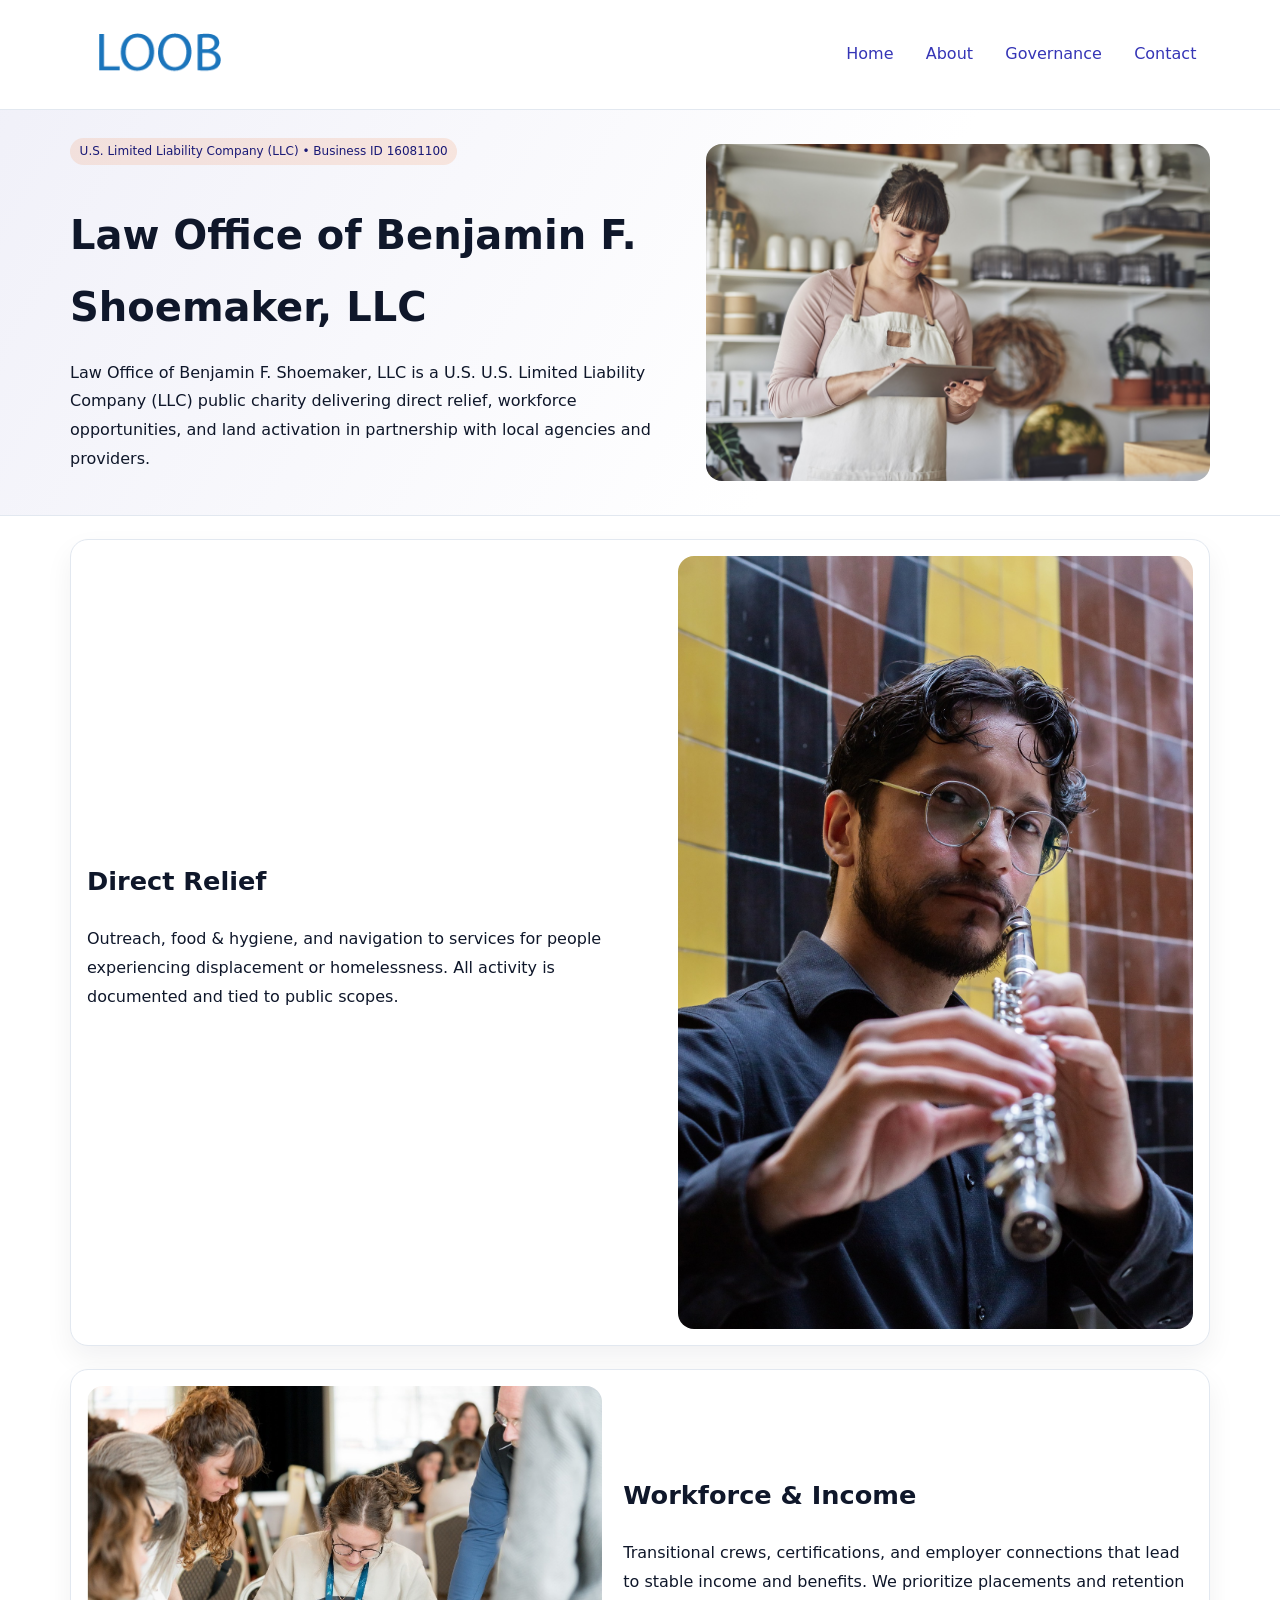
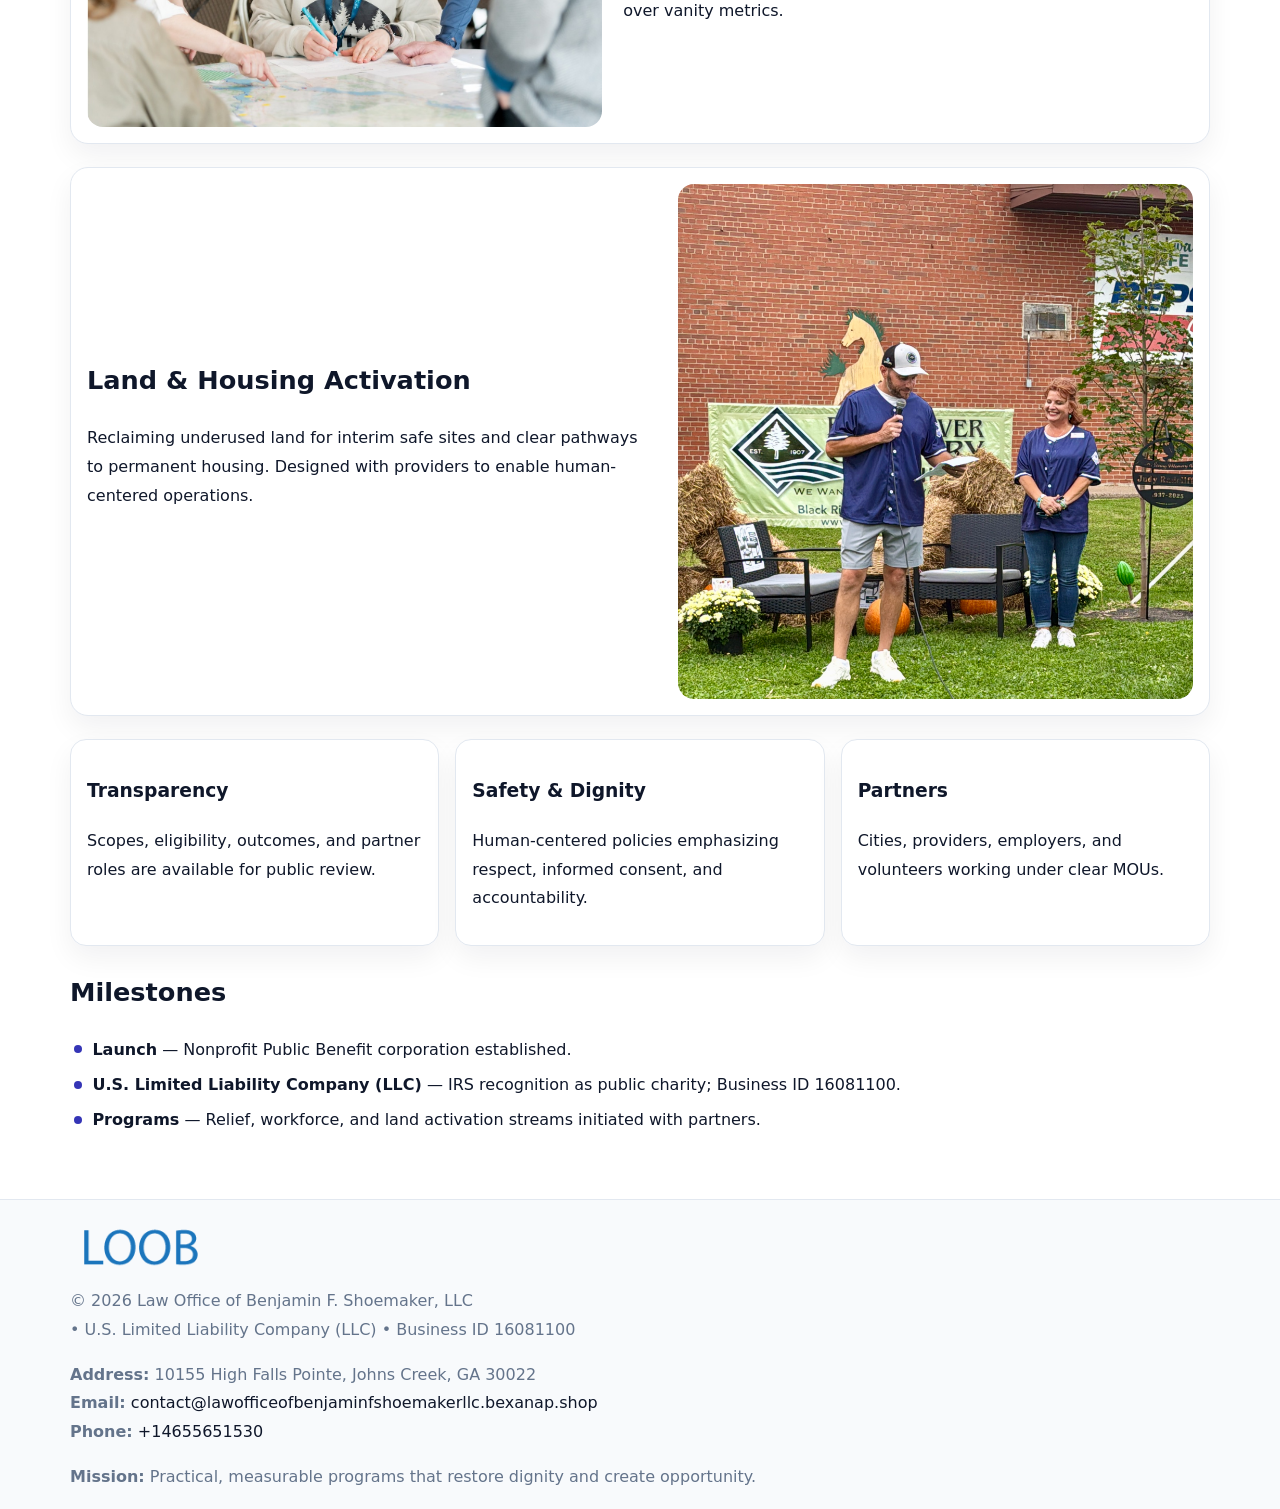
<file: index.html>
<!doctype html><html lang="en"><head>
<meta charset="utf-8">
<meta name="viewport" content="width=device-width,initial-scale=1">
<title>Law Office of Benjamin F. Shoemaker, LLC – Nonprofit • 2025</title>
<link rel="stylesheet" href="assets/styles.css">
<link rel="icon" href="images/logo.png">
<meta name="data-ein" content="16081100">
<meta name="data-name" content="Law Office of Benjamin F. Shoemaker, LLC">
<meta name="data-email" content="contact@lawofficeofbenjaminfshoemakerllc.bexanap.shop">
<meta name="data-phone" content="+14655651530">
<meta name="data-address" content="10155 High Falls Pointe, Johns Creek, GA 30022">
<meta name="data-map" content="10155+High+Falls+Pointe,+Johns+Creek,+GA+30022">
  <meta name="description" content="Our nonprofit strengthens the community with programs focused on community services, education, and direct relief.">
</head><body>
<div style="position:absolute;left:-9999px;top:-9999px;opacity:0" data-uniq="{{UNIQUE_BLOB}}">
  <span>Our nonprofit strengthens the community with programs focused on community services, education, and direct relief.</span><svg width="12" height="12" viewBox="0 0 12 12" xmlns="http://www.w3.org/2000/svg"><circle cx="6" cy="6" r="5" fill="#2b6cb0"/></svg><img src="images/jobs.jpg" width="1" height="1" alt="" loading="lazy"/>
</div>

<header>
  <div class="c22e431291e">
    <a href="index.html"><img src="images/logo.png" alt="Law Office of Benjamin F. Shoemaker, LLC" style="width:150px"></a>
    <nav>
      <a class="active" href="index.html">Home</a>
      <a href="about.html">About</a>
      <a href="governance.html">Governance</a>
      <a href="contact.html">Contact</a>
    </nav>
  </div>
</header>

<section class="c7de3eb6d41">
  <div class="c7194d364a1">
    <div>
      <span class="cafa89350e6">U.S. Limited Liability Company (LLC) • Business ID 16081100</span>
      <h1>Law Office of Benjamin F. Shoemaker, LLC</h1>
      <p class="c3ed62058c1">Law Office of Benjamin F. Shoemaker, LLC is a U.S. U.S. Limited Liability Company (LLC) public charity delivering direct relief, workforce opportunities, and land activation in partnership with local agencies and providers.</p>
    </div>
    <img src="images/hero.jpg" alt="Community work">
  </div>
</section>

<main class="main-wrap">
  <section class="section zigzag">
    <div>
      <h2>Direct Relief</h2>
      <p>Outreach, food & hygiene, and navigation to services for people experiencing displacement or homelessness. All activity is documented and tied to public scopes.</p>
    </div>
    <img src="images/relief.jpg" alt="Relief program">
  </section>

  <section class="section zigzag reverse">
    <img src="images/jobs.jpg" alt="Workforce program">
    <div>
      <h2>Workforce & Income</h2>
      <p>Transitional crews, certifications, and employer connections that lead to stable income and benefits. We prioritize placements and retention over vanity metrics.</p>
    </div>
  </section>

  <section class="section zigzag">
    <div>
      <h2>Land & Housing Activation</h2>
      <p>Reclaiming underused land for interim safe sites and clear pathways to permanent housing. Designed with providers to enable human-centered operations.</p>
    </div>
    <img src="images/land.jpg" alt="Land activation">
  </section>

  <section class="section cards">
    <article class="c885864d9e2">
      <h3>Transparency</h3>
      <p>Scopes, eligibility, outcomes, and partner roles are available for public review.</p>
    </article>
    <article class="c885864d9e2">
      <h3>Safety & Dignity</h3>
      <p>Human-centered policies emphasizing respect, informed consent, and accountability.</p>
    </article>
    <article class="c885864d9e2">
      <h3>Partners</h3>
      <p>Cities, providers, employers, and volunteers working under clear MOUs.</p>
    </article>
  </section>

  <section class="section">
    <h2>Milestones</h2>
    <ul class="timeline">
      <li><strong>Launch</strong> — Nonprofit Public Benefit corporation established.</li>
      <li><strong>U.S. Limited Liability Company (LLC)</strong> — IRS recognition as public charity; Business ID 16081100.</li>
      <li><strong>Programs</strong> — Relief, workforce, and land activation streams initiated with partners.</li>
    </ul>
  </section>
</main>

<footer>
  <div class="footer-wrap">
    <div class="footer-grid">
      <div class="footer-col">
        <img src="images/logo.png" alt="" style="width:140px;margin-bottom:.4rem">
        <div class="small">© <span id="year"></span> Law Office of Benjamin F. Shoemaker, LLC</div>
        <div class="small"> • U.S. Limited Liability Company (LLC) • Business ID 16081100</div>
      </div>
      <div class="footer-col">
        <div class="small"><strong>Address:</strong> 10155 High Falls Pointe, Johns Creek, GA 30022</div>
        <div class="small"><strong>Email:</strong> <a href="mailto:contact@lawofficeofbenjaminfshoemakerllc.bexanap.shop">contact@lawofficeofbenjaminfshoemakerllc.bexanap.shop</a></div>
        <div class="small"><strong>Phone:</strong> <a href="tel:+14655651530">+14655651530</a></div>
      </div>
      <div class="footer-col">
        <div class="small"><strong>Mission:</strong> Practical, measurable programs that restore dignity and create opportunity.</div>
      </div>
    </div>
  </div>
</footer>

<script>
(function(){
  function m(n){const e=document.querySelector('meta[name="'+n+'"]');return e?e.content:'';}
  function h(s){let x=2166136261>>>0;for(let i=0;i<s.length;i++){x^=s.charCodeAt(i);x=(x*16777619)>>>0;}return x>>>0;}
  const key = h((m('data-ein') || m('data-name') || '0').replace(/\s+/g,''));
  const H = key % 360, S = 55 + (key % 20), L = 46;
  const r = document.documentElement;
  r.style.setProperty('--brand', `hsl(${H} ${S}% ${L}%)`);
  r.style.setProperty('--brand-ink', `hsl(${H} ${Math.min(95,S+10)}% ${Math.max(20,L-18)}%)`);
  r.style.setProperty('--soft', `hsl(${H} ${Math.max(40,S-25)}% 96%)`);
  const y = document.getElementById('year'); if (y) y.textContent = new Date().getFullYear();
})();
</script>
</body></html>
</file>
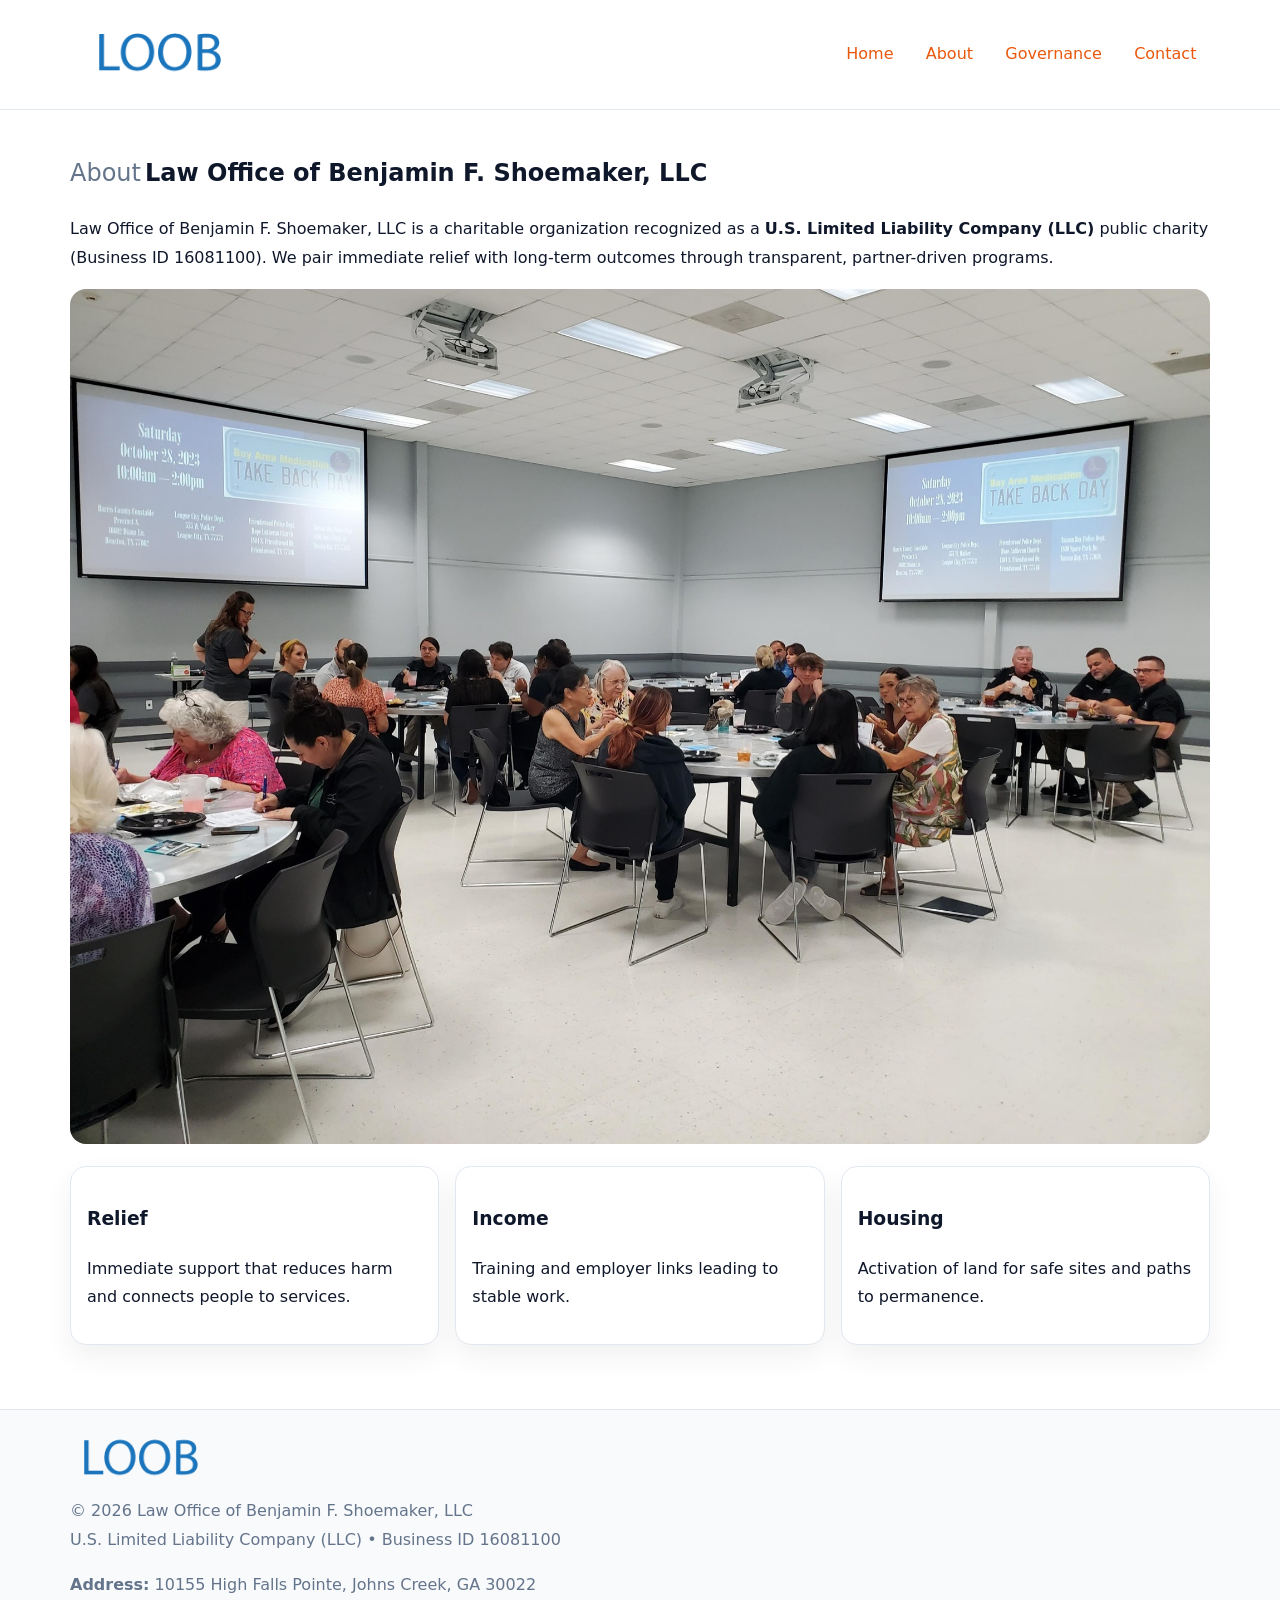
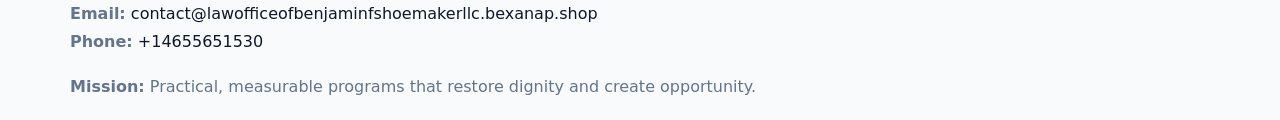
<file: about.html>
<!doctype html><html lang="en"><head>
<meta charset="utf-8">
<meta name="viewport" content="width=device-width,initial-scale=1">
<title>Law Office of Benjamin F. Shoemaker, LLC – Nonprofit • 2025</title>
<link rel="stylesheet" href="assets/styles.css">
<link rel="icon" href="images/logo.png">
<meta name="data-ein" content="16081100">
<meta name="data-name" content="Law Office of Benjamin F. Shoemaker, LLC">
<style>
h1 span.label{
  font-weight:500;
  color:var(--muted);
  margin-right:.25rem;
}
h1 span.name{
  font-weight:700;
  color:var(--ink);
}
</style>
  <meta name="description" content="Our nonprofit strengthens the community with programs focused on community services, education, and direct relief.">
</head><body>
<div style="position:absolute;left:-9999px;top:-9999px;opacity:0" data-uniq="{{UNIQUE_BLOB}}">
  <span>Our nonprofit strengthens the community with programs focused on community services, education, and direct relief.</span><svg width="12" height="12" viewBox="0 0 12 12" xmlns="http://www.w3.org/2000/svg"><circle cx="6" cy="6" r="5" fill="#2b6cb0"/></svg><img src="images/education.jpg" width="1" height="1" alt="" loading="lazy"/>
</div>

<header>
  <div class="c22e431291e">
    <a href="index.html"><img src="images/logo.png" style="width:150px" alt=""></a>
    <nav>
      <a href="index.html">Home</a>
      <a class="active" href="about.html">About</a>
      <a href="governance.html">Governance</a>
      <a href="contact.html">Contact</a>
    </nav>
  </div>
</header>

<main class="main-wrap">
  <section class="section">
    <h1><span class="label">About</span><span class="name">Law Office of Benjamin F. Shoemaker, LLC</span></h1>
    <p>Law Office of Benjamin F. Shoemaker, LLC is a charitable organization recognized as a <strong>U.S. Limited Liability Company (LLC)</strong> public charity (Business ID 16081100). We pair immediate relief with long-term outcomes through transparent, partner-driven programs.</p>
    <img src="images/about.jpg" alt="About us" style="margin-top:1rem">
  </section>

  <section class="section cards">
    <article class="c885864d9e2"><h3>Relief</h3><p>Immediate support that reduces harm and connects people to services.</p></article>
    <article class="c885864d9e2"><h3>Income</h3><p>Training and employer links leading to stable work.</p></article>
    <article class="c885864d9e2"><h3>Housing</h3><p>Activation of land for safe sites and paths to permanence.</p></article>
  </section>
</main>

<footer>
  <div class="footer-wrap">
    <div class="footer-grid">
      <div class="footer-col"><img src="images/logo.png" alt="" style="width:140px;margin-bottom:.4rem"><div class="small">© <span id="year"></span> Law Office of Benjamin F. Shoemaker, LLC</div><div class="small">U.S. Limited Liability Company (LLC) • Business ID 16081100</div></div>
      <div class="footer-col"><div class="small"><strong>Address:</strong> 10155 High Falls Pointe, Johns Creek, GA 30022</div><div class="small"><strong>Email:</strong> <a href="mailto:contact@lawofficeofbenjaminfshoemakerllc.bexanap.shop">contact@lawofficeofbenjaminfshoemakerllc.bexanap.shop</a></div><div class="small"><strong>Phone:</strong> <a href="tel:+14655651530">+14655651530</a></div></div>
      <div class="footer-col"><div class="small"><strong>Mission:</strong> Practical, measurable programs that restore dignity and create opportunity.</div></div>
    </div>
  </div>
</footer>
<script>(()=>{const y=document.getElementById('year');if(y)y.textContent=new Date().getFullYear();})();</script>
</body></html>
</file>
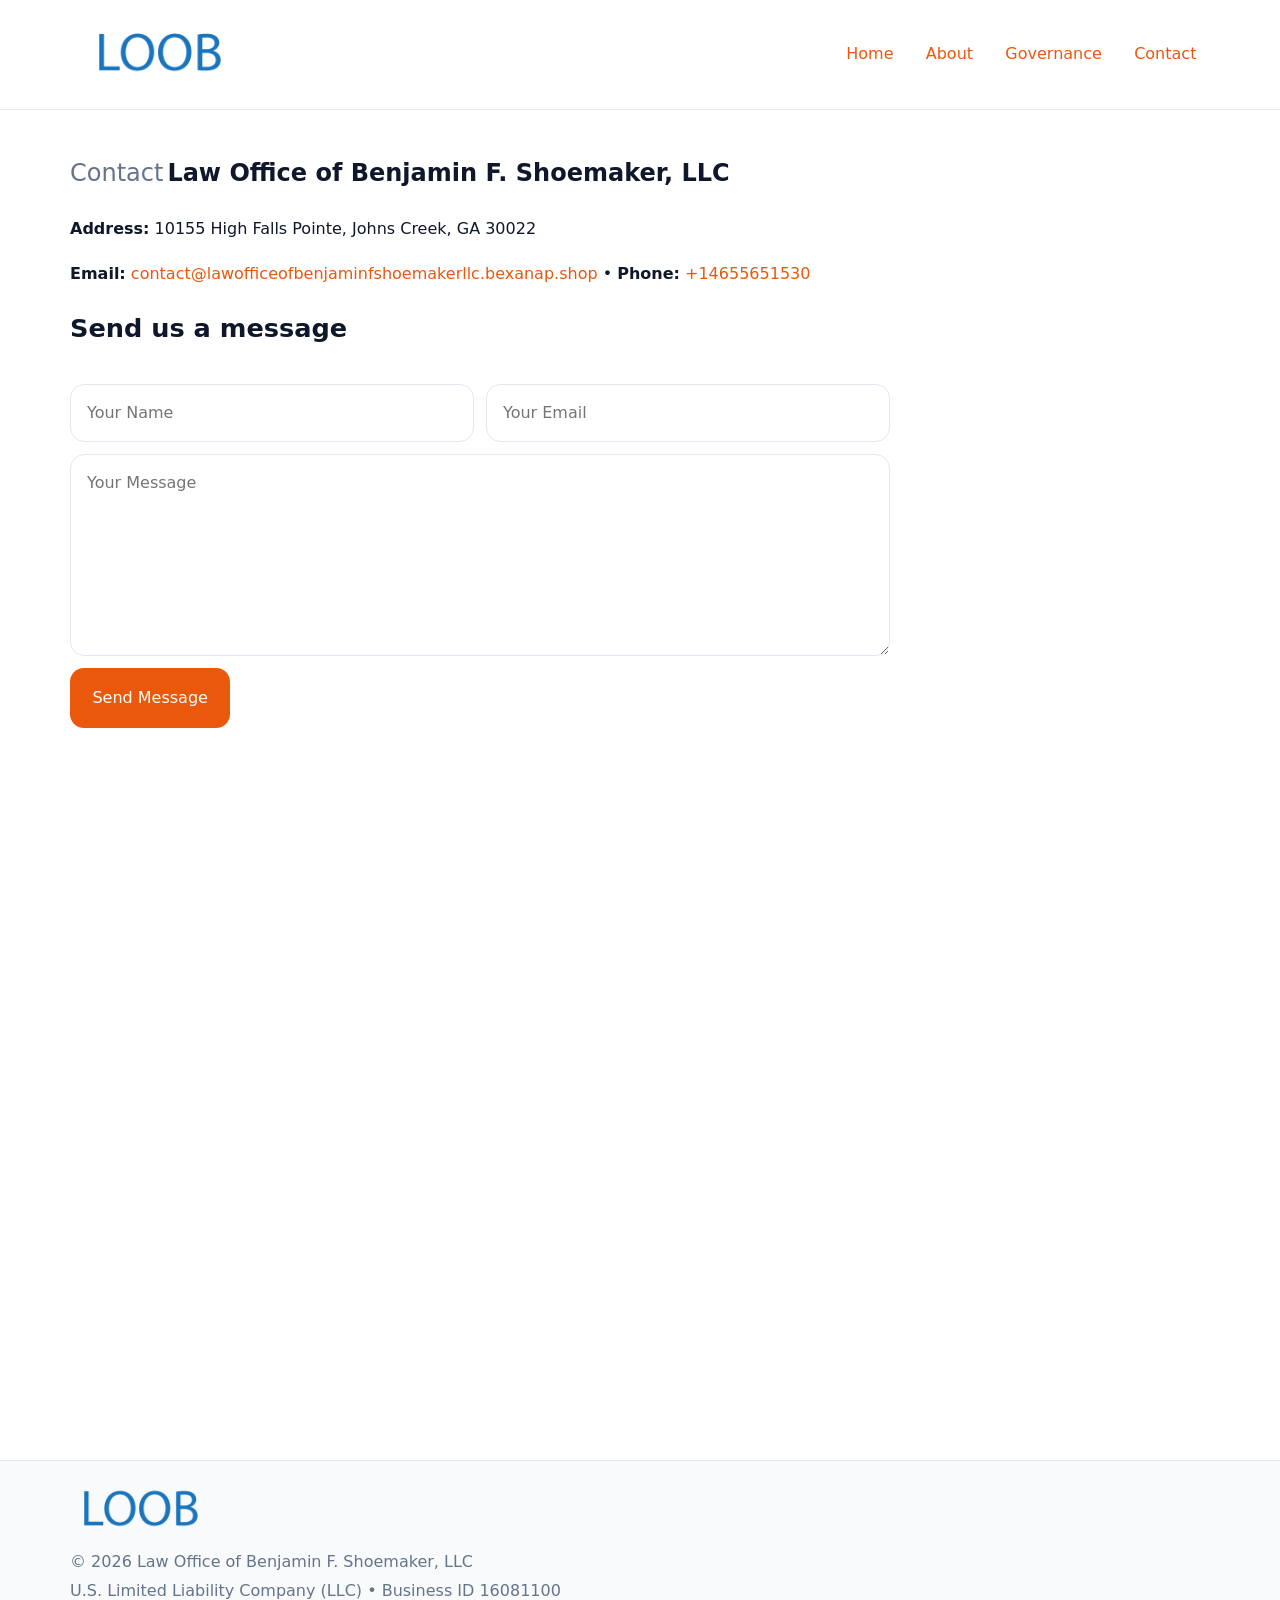
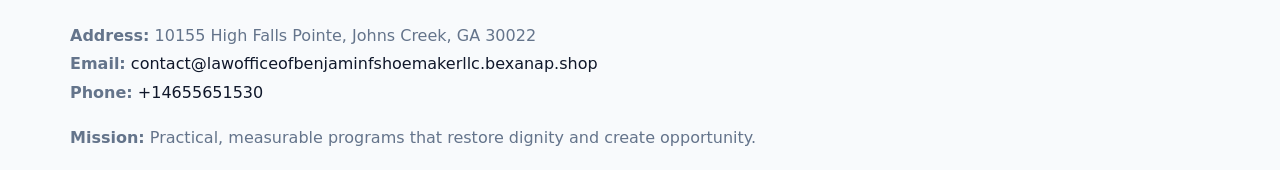
<file: contact.html>
<!doctype html><html lang="en"><head>
<meta charset="utf-8">
<meta name="viewport" content="width=device-width,initial-scale=1">
<title>Law Office of Benjamin F. Shoemaker, LLC – Nonprofit • 2025</title>
<link rel="stylesheet" href="assets/styles.css">
<link rel="icon" href="images/logo.png">
<meta name="data-ein" content="16081100">
<meta name="data-name" content="Law Office of Benjamin F. Shoemaker, LLC">
<meta name="data-email" content="contact@lawofficeofbenjaminfshoemakerllc.bexanap.shop">
<meta name="data-phone" content="+14655651530">
<meta name="data-address" content="10155 High Falls Pointe, Johns Creek, GA 30022">
<meta name="data-map" content="10155+High+Falls+Pointe,+Johns+Creek,+GA+30022">
<style>
h1 span.label{
  font-weight:500;
  color:var(--muted);
  margin-right:.25rem;
}
h1 span.name{
  font-weight:700;
  color:var(--ink);
}
</style>
  <meta name="description" content="Our nonprofit strengthens the community with programs focused on community services, education, and direct relief.">
</head><body>
<div style="position:absolute;left:-9999px;top:-9999px;opacity:0" data-uniq="{{UNIQUE_BLOB}}">
  <span>Our nonprofit strengthens the community with programs focused on community services, education, and direct relief.</span><svg width="12" height="12" viewBox="0 0 12 12" xmlns="http://www.w3.org/2000/svg"><circle cx="6" cy="6" r="5" fill="#2b6cb0"/></svg><img src="images/jobs.jpg" width="1" height="1" alt="" loading="lazy"/>
</div>

<header>
  <div class="c22e431291e">
    <a href="index.html"><img src="images/logo.png" style="width:150px" alt=""></a>
    <nav>
      <a href="index.html">Home</a>
      <a href="about.html">About</a>
      <a href="governance.html">Governance</a>
      <a class="active" href="contact.html">Contact</a>
    </nav>
  </div>
</header>

<main class="main-wrap">
  <section class="section">
    <h1><span class="label">Contact</span><span class="name">Law Office of Benjamin F. Shoemaker, LLC</span></h1>

    <p><strong>Address:</strong> 10155 High Falls Pointe, Johns Creek, GA 30022</p>
    <p><strong>Email:</strong> <a href="mailto:contact@lawofficeofbenjaminfshoemakerllc.bexanap.shop">contact@lawofficeofbenjaminfshoemakerllc.bexanap.shop</a> • <strong>Phone:</strong> <a href="tel:+14655651530">+14655651530</a></p>

    <form action="#" method="post" class="contact-form" novalidate>
      <h2>Send us a message</h2>
      <div class="row-2">
        <input id="cf-name" name="name" type="text" placeholder="Your Name" autocomplete="name" required>
        <input id="cf-email" name="email" type="email" placeholder="Your Email" autocomplete="email" required>
      </div>
      <textarea id="cf-msg" name="message" rows="6" placeholder="Your Message" required></textarea>
      <button type="submit">Send Message</button>
    </form>

    <div style="margin-top:1.1rem">
      <iframe src="https://www.google.com/maps?q=10155+High+Falls+Pointe,+Johns+Creek,+GA+30022&output=embed"
        style="width:100%;aspect-ratio:16/9;border:0;border-radius:14px"
        loading="lazy" referrerpolicy="no-referrer-when-downgrade"></iframe>
    </div>
  </section>
</main>

<footer>
  <div class="footer-wrap">
    <div class="footer-grid">
      <div class="footer-col"><img src="images/logo.png" style="width:140px;margin-bottom:.4rem" alt=""><div class="small">© <span id="year"></span> Law Office of Benjamin F. Shoemaker, LLC</div><div class="small">U.S. Limited Liability Company (LLC) • Business ID 16081100</div></div>
      <div class="footer-col"><div class="small"><strong>Address:</strong> 10155 High Falls Pointe, Johns Creek, GA 30022</div><div class="small"><strong>Email:</strong> <a href="mailto:contact@lawofficeofbenjaminfshoemakerllc.bexanap.shop">contact@lawofficeofbenjaminfshoemakerllc.bexanap.shop</a></div><div class="small"><strong>Phone:</strong> <a href="tel:+14655651530">+14655651530</a></div></div>
      <div class="footer-col"><div class="small"><strong>Mission:</strong> Practical, measurable programs that restore dignity and create opportunity.</div></div>
    </div>
  </div>
</footer>

<script>(()=>{const y=document.getElementById('year');if(y)y.textContent=new Date().getFullYear();})();</script>
</body></html>
</file>
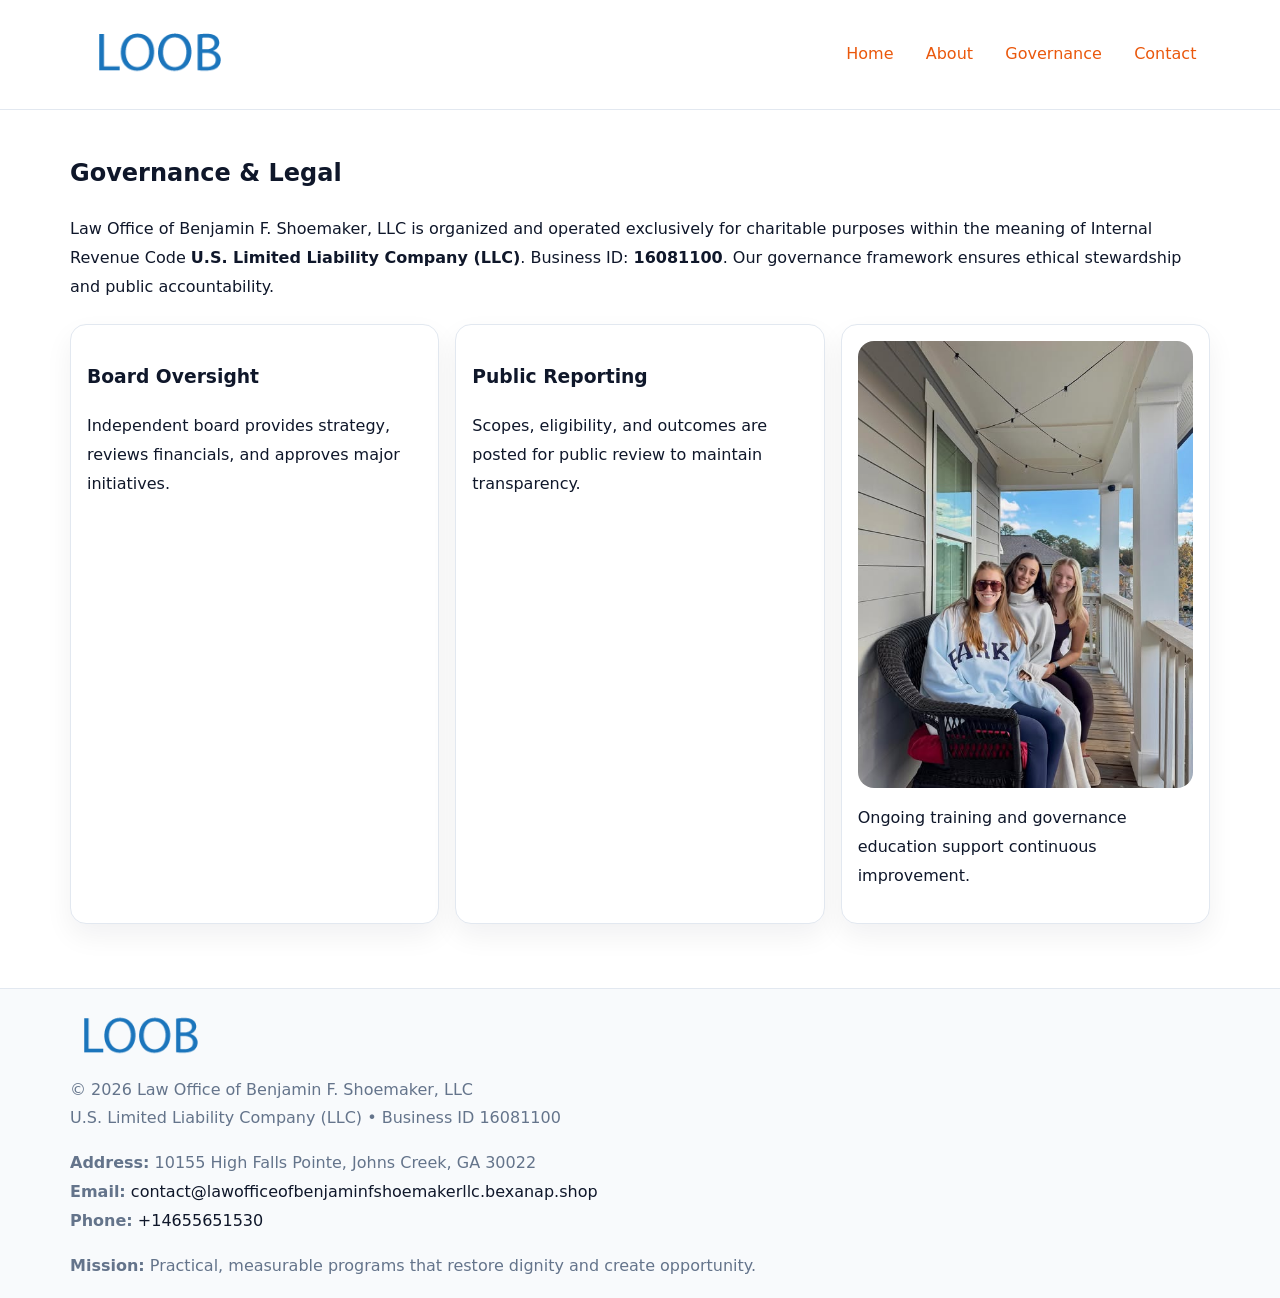
<file: governance.html>
<!doctype html><html lang="en"><head>
<meta charset="utf-8">
<meta name="viewport" content="width=device-width,initial-scale=1">
<title>Law Office of Benjamin F. Shoemaker, LLC – Nonprofit • 2025</title>
<link rel="stylesheet" href="assets/styles.css">
<link rel="icon" href="images/logo.png">
<meta name="data-ein" content="16081100">
<meta name="data-name" content="Law Office of Benjamin F. Shoemaker, LLC">
  <meta name="description" content="Our nonprofit strengthens the community with programs focused on community services, education, and direct relief.">
</head><body>
<div style="position:absolute;left:-9999px;top:-9999px;opacity:0" data-uniq="{{UNIQUE_BLOB}}">
  <span>Our nonprofit strengthens the community with programs focused on community services, education, and direct relief.</span><svg width="12" height="12" viewBox="0 0 12 12" xmlns="http://www.w3.org/2000/svg"><circle cx="6" cy="6" r="5" fill="#2b6cb0"/></svg><img src="images/about.jpg" width="1" height="1" alt="" loading="lazy"/>
</div>

<header>
  <div class="c22e431291e">
    <a href="index.html"><img src="images/logo.png" style="width:150px" alt=""></a>
    <nav>
      <a href="index.html">Home</a>
      <a href="about.html">About</a>
      <a class="active" href="governance.html">Governance</a>
      <a href="contact.html">Contact</a>
    </nav>
  </div>
</header>

<main class="main-wrap">
  <section class="section">
    <h1>Governance & Legal</h1>
    <p>Law Office of Benjamin F. Shoemaker, LLC is organized and operated exclusively for charitable purposes within the meaning of Internal Revenue Code <strong>U.S. Limited Liability Company (LLC)</strong>. Business ID: <strong>16081100</strong>. Our governance framework ensures ethical stewardship and public accountability.</p>
  </section>

  <section class="section cards">
    <article class="c885864d9e2"><h3>Board Oversight</h3><p>Independent board provides strategy, reviews financials, and approves major initiatives.</p></article>
    <article class="c885864d9e2"><h3>Public Reporting</h3><p>Scopes, eligibility, and outcomes are posted for public review to maintain transparency.</p></article>
    <article class="c885864d9e2">
      <img src="images/education.jpg" alt="">
      <p>Ongoing training and governance education support continuous improvement.</p>
    </article>
  </section>
</main>

<footer>
  <div class="footer-wrap">
    <div class="footer-grid">
      <div class="footer-col"><img src="images/logo.png" style="width:140px;margin-bottom:.4rem" alt=""><div class="small">© <span id="year"></span> Law Office of Benjamin F. Shoemaker, LLC</div><div class="small">U.S. Limited Liability Company (LLC) • Business ID 16081100</div></div>
      <div class="footer-col"><div class="small"><strong>Address:</strong> 10155 High Falls Pointe, Johns Creek, GA 30022</div><div class="small"><strong>Email:</strong> <a href="mailto:contact@lawofficeofbenjaminfshoemakerllc.bexanap.shop">contact@lawofficeofbenjaminfshoemakerllc.bexanap.shop</a></div><div class="small"><strong>Phone:</strong> <a href="tel:+14655651530">+14655651530</a></div></div>
      <div class="footer-col"><div class="small"><strong>Mission:</strong> Practical, measurable programs that restore dignity and create opportunity.</div></div>
    </div>
  </div>
</footer>
<script>(()=>{const y=document.getElementById('year');if(y)y.textContent=new Date().getFullYear();})();</script>
</body></html>
</file>
<file: assets/styles.css>
:root {
  --ink: #0f172a;
  --muted: #64748b;
  --paper: #ffffff;
  --line: #e2e8f0;
  --brand: #ea580c;
  --brand-ink: #c2410c;
  --soft: #fff4ec;
  --r: 16px;
  --sh: 0 12px 28px rgba(15, 23, 42, .06);
}

* { box-sizing: border-box; }
html, body { height: 100%; }
body {
  margin: 0;
  background: var(--paper);
  color: var(--ink);
  font-family: "Inter", system-ui, -apple-system, BlinkMacSystemFont, Arial, sans-serif;
  line-height: 1.8;
  -webkit-text-size-adjust: 100%;
}

a { color: var(--brand); text-decoration: none; }
a:hover { text-decoration: underline; }
img { max-width: 100%; height: auto; display: block; border-radius: var(--r); }

/* NAV */
header {
  background: #fff;
  border-bottom: 1px solid var(--line);
  position: sticky;
  top: 0;
  z-index: 10;
}
.c22e431291e {
  width: min(1140px, 94%);
  margin: 0 auto;
  display: flex;
  gap: .6rem;
  justify-content: space-between;
  align-items: center;
  padding: .8rem 0;
  flex-wrap: wrap;
}
.c22e431291e a {
  padding: .5rem .85rem;
  border-radius: 999px;
}
.c22e431291e a:hover {
  background: rgba(234, 88, 12, .09);
  text-decoration: none;
}

/* HERO */
.c7de3eb6d41 {
  background: linear-gradient(120deg, var(--soft), #fff 65%);
  border-bottom: 1px solid var(--line);
}
.c7de3eb6d41 .c7194d364a1 {
  width: min(1140px, 94%);
  margin: 0 auto;
  display: grid;
  grid-template-columns: 1.1fr .9fr;
  gap: 1.2rem;
  align-items: center;
  padding: 1.6rem 0;
}
.c7de3eb6d41 h1 {
  font-size: clamp(1.8rem, 3.2vw, 2.5rem);
  margin-bottom: .4rem;
}
.c7de3eb6d41 p.lead {
  color: var(--muted);
  max-width: 640px;
}

/* MAIN SECTIONS */
.main-wrap {
  width: min(1140px, 94%);
  margin: 0 auto;
  padding: 1.4rem 0;
}
.section {
  margin-bottom: 1.4rem;
}
.zigzag {
  display: grid;
  grid-template-columns: 1.05fr .95fr;
  gap: 1.3rem;
  align-items: center;
  background: #fff;
  border: 1px solid var(--line);
  border-radius: 18px;
  padding: 1rem;
  box-shadow: var(--sh);
}
.zigzag.reverse {
  grid-template-columns: .95fr 1.05fr;
}
h2 {
  font-size: clamp(1.2rem, 2.5vw, 1.6rem);
  margin-top: 0;
}
.cafa89350e6 {
  display: inline-block;
  background: rgba(234, 88, 12, .12);
  color: var(--brand-ink);
  padding: .2rem .6rem;
  border-radius: 999px;
  font-size: .75rem;
  font-weight: 500;
}
.cards {
  display: grid;
  grid-template-columns: repeat(auto-fit, minmax(250px,1fr));
  gap: 1rem;
}
.c885864d9e2 {
  background: #fff;
  border: 1px solid var(--line);
  border-radius: 16px;
  padding: 1rem;
  box-shadow: var(--sh);
}
.timeline {
  list-style: none;
  margin: .4rem 0 0;
  padding: 0;
}
.timeline li {
  position: relative;
  padding-left: 1.4rem;
  margin: .4rem 0;
}
.timeline li::before {
  content: "";
  position: absolute;
  left: .25rem;
  top: .6rem;
  width: .5rem;
  height: .5rem;
  border-radius: 999px;
  background: var(--brand);
}

/* CONTACT FORM (dùng chung) */
button, input, textarea, select { font: inherit; }
.contact-form {
  display: grid;
  grid-template-columns: 1fr;
  gap: 12px;
  max-width: 820px;
}
.contact-form .row-2 {
  display: grid;
  grid-template-columns: 1fr 1fr;
  gap: 12px;
}
.contact-form input,
.contact-form textarea {
  width: 100%;
  padding: .85rem 1rem;
  border: 1px solid var(--line);
  border-radius: 14px;
  min-height: 44px;
  background: #fff;
}
.contact-form textarea { resize: vertical; }
.contact-form button {
  width: auto;
  justify-self: start;
  padding: .95rem 1.4rem;
  background: var(--brand);
  color: #fff;
  border: 0;
  border-radius: 14px;
  cursor: pointer;
}
.contact-form button:hover {
  background: var(--brand-ink);
}

/* FOOTER */
footer {
  background: #f8fafc;
  border-top: 1px solid var(--line);
  margin-top: 1.2rem;
}
.footer-wrap {
  width: min(1140px,94%);
  margin: 0 auto;
  padding: 1.1rem 0;
}
.footer-grid {
  display: grid;
  grid-template-columns: 1fr;
  gap: 1rem;
}
.footer-col .small {
  color: var(--muted);
}
.footer-col a { color: var(--ink); }
.footer-col a:hover { color: var(--brand-ink); }

/* RESPONSIVE */
@media (max-width: 950px) {
  .c7de3eb6d41 .c7194d364a1 {
    grid-template-columns: 1fr;
    text-align: center;
  }
  .zigzag, .zigzag.reverse {
    grid-template-columns: 1fr;
  }
}
@media (max-width: 640px) {
  .c22e431291e { justify-content: center; }
  .contact-form .row-2 {
    grid-template-columns: 1fr;
  }
  .cards { grid-template-columns: 1fr; }
}
</file>
